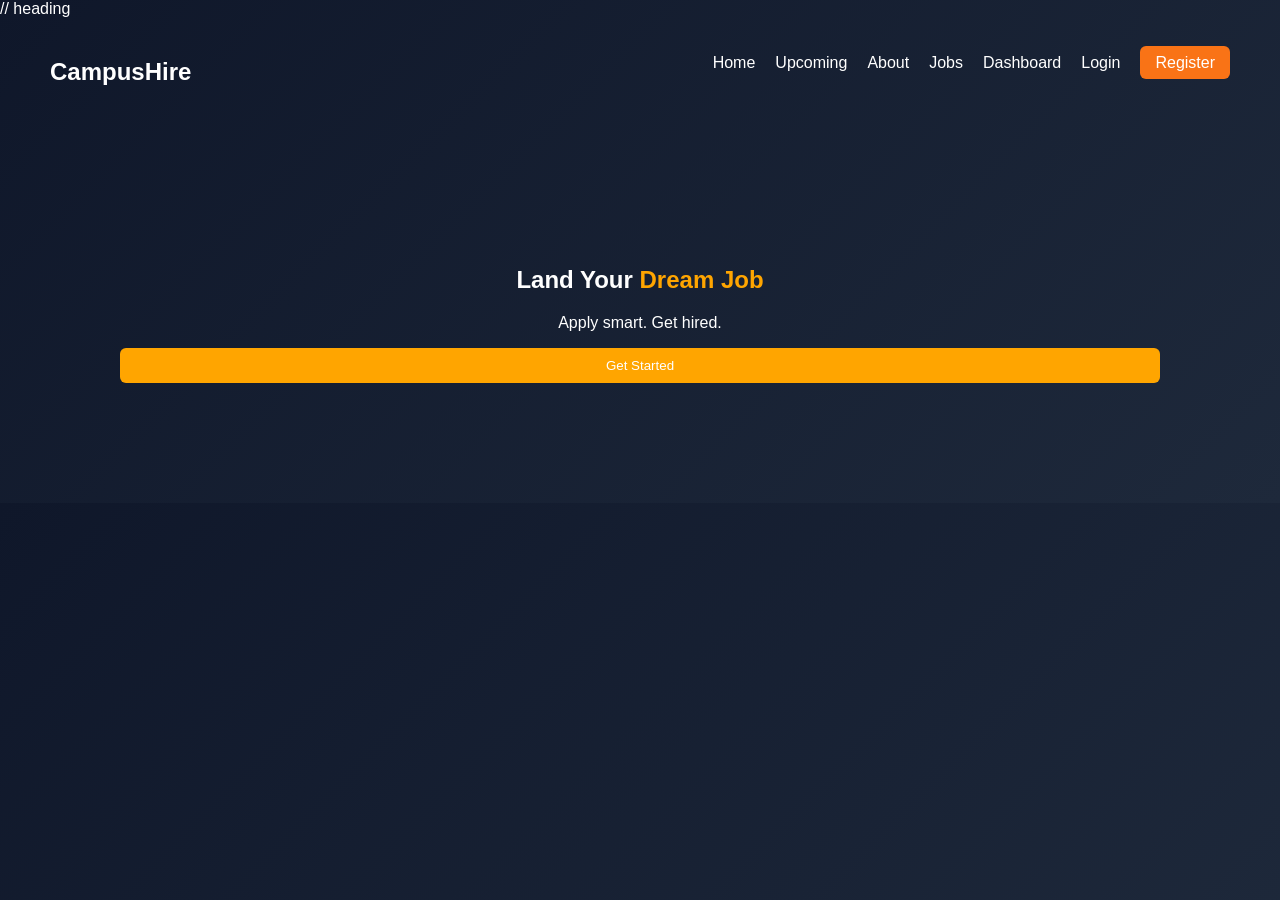
<file: index.html>
<!doctype html>
<html>
  <head>
    <title>CampusHire</title>
    <link rel="stylesheet" href="css/style.css" />
  </head>
// heading
  <body>
    <nav class="navbar">
      <h2>CampusHire</h2>
      <ul>
        <li><a href="index.html">Home</a></li>
        <li><a href="upcoming.html">Upcoming</a></li>
        <li><a href="about.html">About</a></li>
        <li><a href="jobs.php">Jobs</a></li>
        <li><a href="dashboard.php">Dashboard</a></li>
        <li><a href="login.html">Login</a></li>
        <li><a class="btn" href="register.html">Register</a></li>
      </ul>
    </nav>

    <section class="hero">
      <h1>Land Your <span>Dream Job</span></h1>
      <p>Apply smart. Get hired.</p>
      <button onclick="window.location.href = 'jobs.php'">Get Started</button>
    </section>
  </body>
</html>
</file>
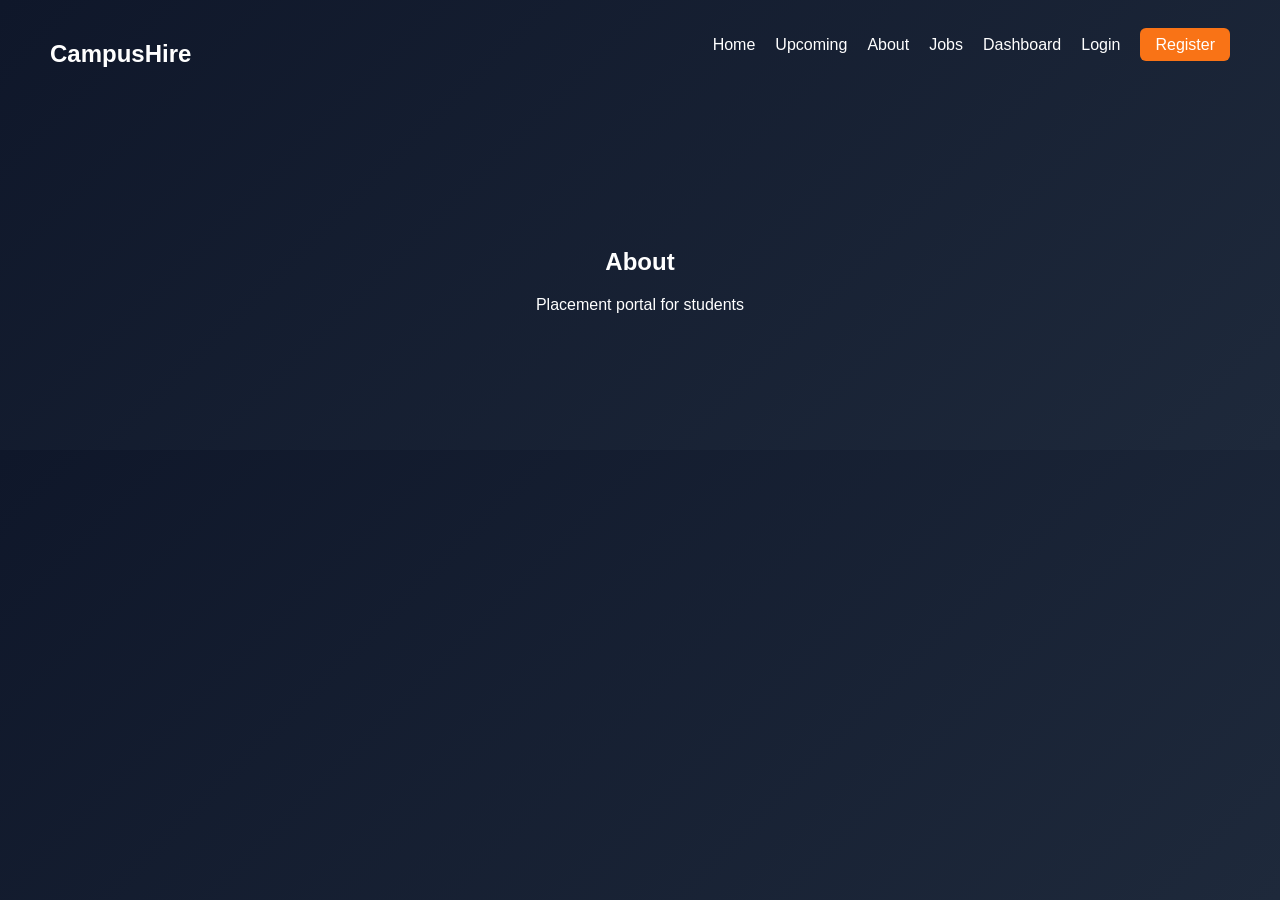
<file: about.html>
<!doctype html>
<html>
  <head>
    <link rel="stylesheet" href="css/style.css" />
  </head>

  <body>
    <nav class="navbar">
      <h2>CampusHire</h2>
      <ul>
        <li><a href="index.html">Home</a></li>
        <li><a href="upcoming.html">Upcoming</a></li>
        <li><a href="about.html">About</a></li>
        <li><a href="jobs.php">Jobs</a></li>
        <li><a href="dashboard.php">Dashboard</a></li>
        <li><a href="login.html">Login</a></li>
        <li><a class="btn" href="register.html">Register</a></li>
      </ul>
    </nav>

    <section class="hero">
      <h1>About</h1>
      <p>Placement portal for students</p>
    </section>
  </body>
</html>
</file>
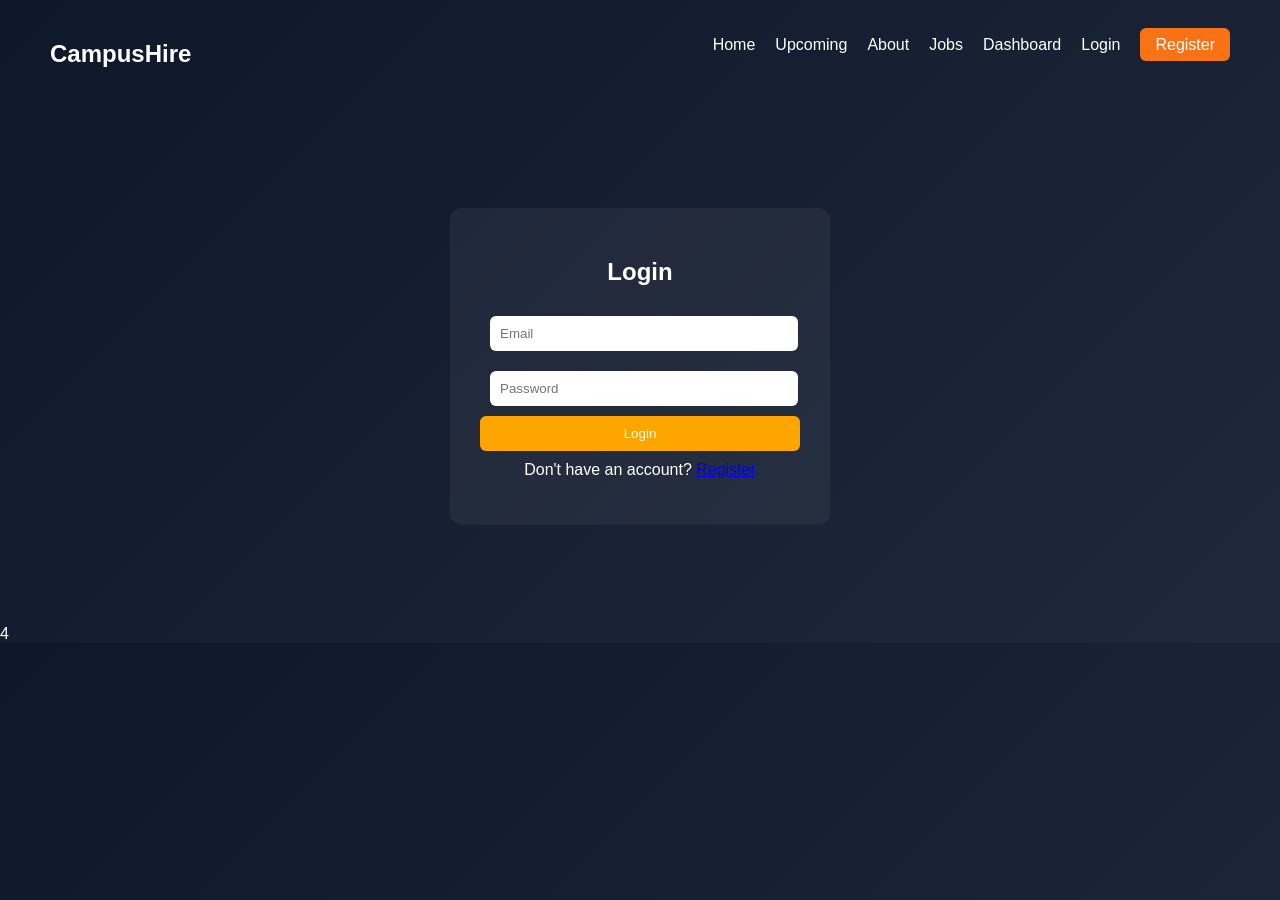
<file: login.html>
<!doctype html>
<html>
  <head>
    <title>Login - CampusHire</title>
    <link rel="stylesheet" href="css/style.css" />
  </head>
  <body>
    <nav class="navbar">
      <h2>CampusHire</h2>
      <ul>
        <li><a href="index.html">Home</a></li>
        <li><a href="upcoming.html">Upcoming</a></li>
        <li><a href="about.html">About</a></li>
        <li><a href="jobs.php">Jobs</a></li>
        <li><a href="dashboard.php">Dashboard</a></li>
        <li><a href="login.html">Login</a></li>
        <li><a class="btn" href="register.html">Register</a></li>
      </ul>
    </nav>

    <div class="form-container">
      <h2>Login</h2>
      <form action="login.php" method="POST">
        <input name="email" type="email" placeholder="Email" required />
        <input
          name="password"
          type="password"
          placeholder="Password"
          required
        />
        <button type="submit">Login</button>
      </form>
      <p style="text-align: center; margin-top: 10px">
        Don't have an account? <a href="register.html">Register</a>
      </p>
    </div>
  </body>
</html>
4
</file>
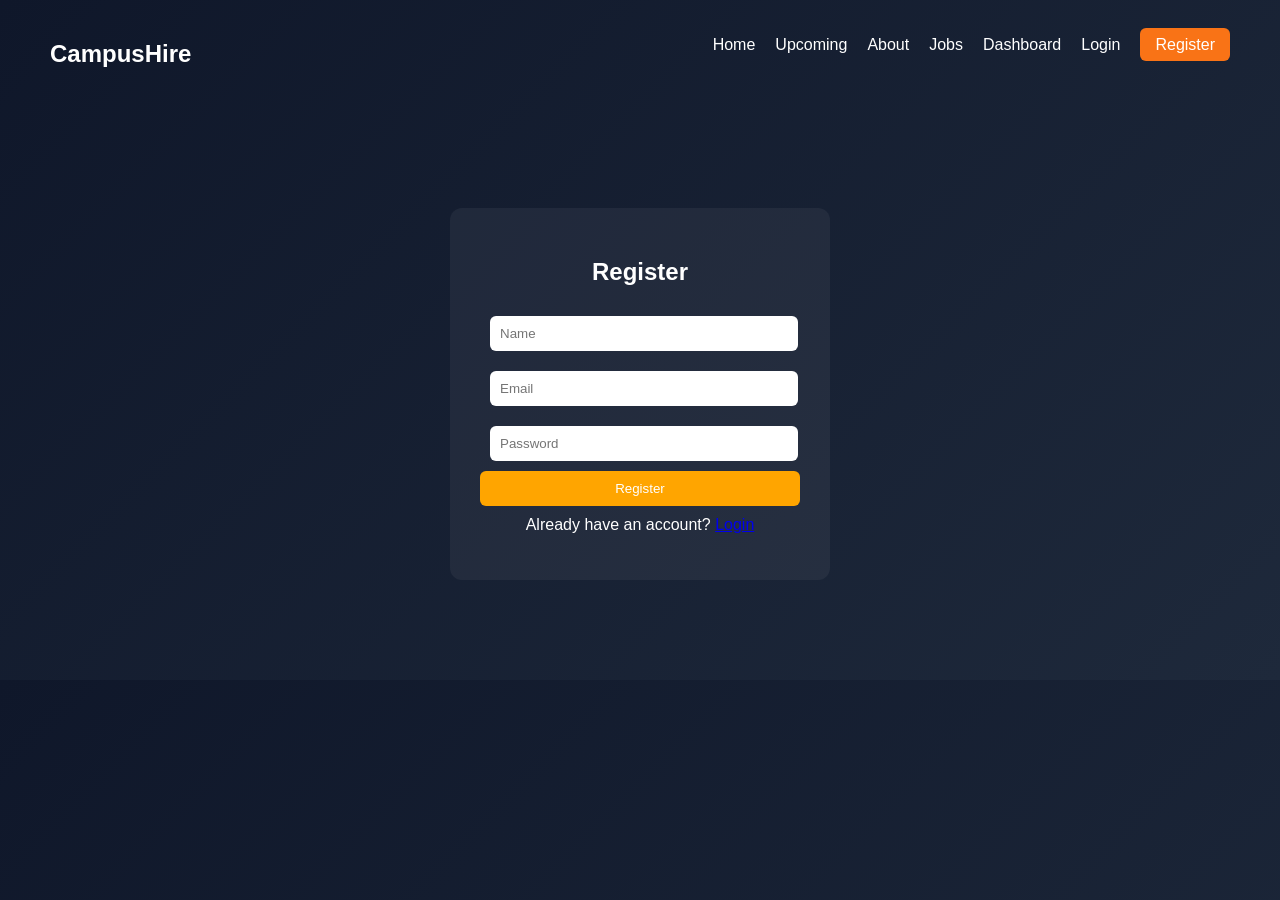
<file: register.html>
<!doctype html>
<html>
  <head>
    <title>Register - CampusHire</title>
    <link rel="stylesheet" href="css/style.css" />
  </head>
  <body>
    <nav class="navbar">
      <h2>CampusHire</h2>
      <ul>
        <li><a href="index.html">Home</a></li>
        <li><a href="upcoming.html">Upcoming</a></li>
        <li><a href="about.html">About</a></li>
        <li><a href="jobs.php">Jobs</a></li>
        <li><a href="dashboard.php">Dashboard</a></li>
        <li><a href="login.html">Login</a></li>
        <li><a class="btn" href="register.html">Register</a></li>
      </ul>
    </nav>

    <div class="form-container">
      <h2>Register</h2>
      <form action="register.php" method="POST">
        <input name="name" placeholder="Name" required />
        <input name="email" type="email" placeholder="Email" required />
        <input
          name="password"
          type="password"
          placeholder="Password"
          required
        />
        <button type="submit">Register</button>
      </form>
      <p style="text-align: center; margin-top: 10px">
        Already have an account? <a href="login.html">Login</a>
      </p>
    </div>
  </body>
</html>
</file>
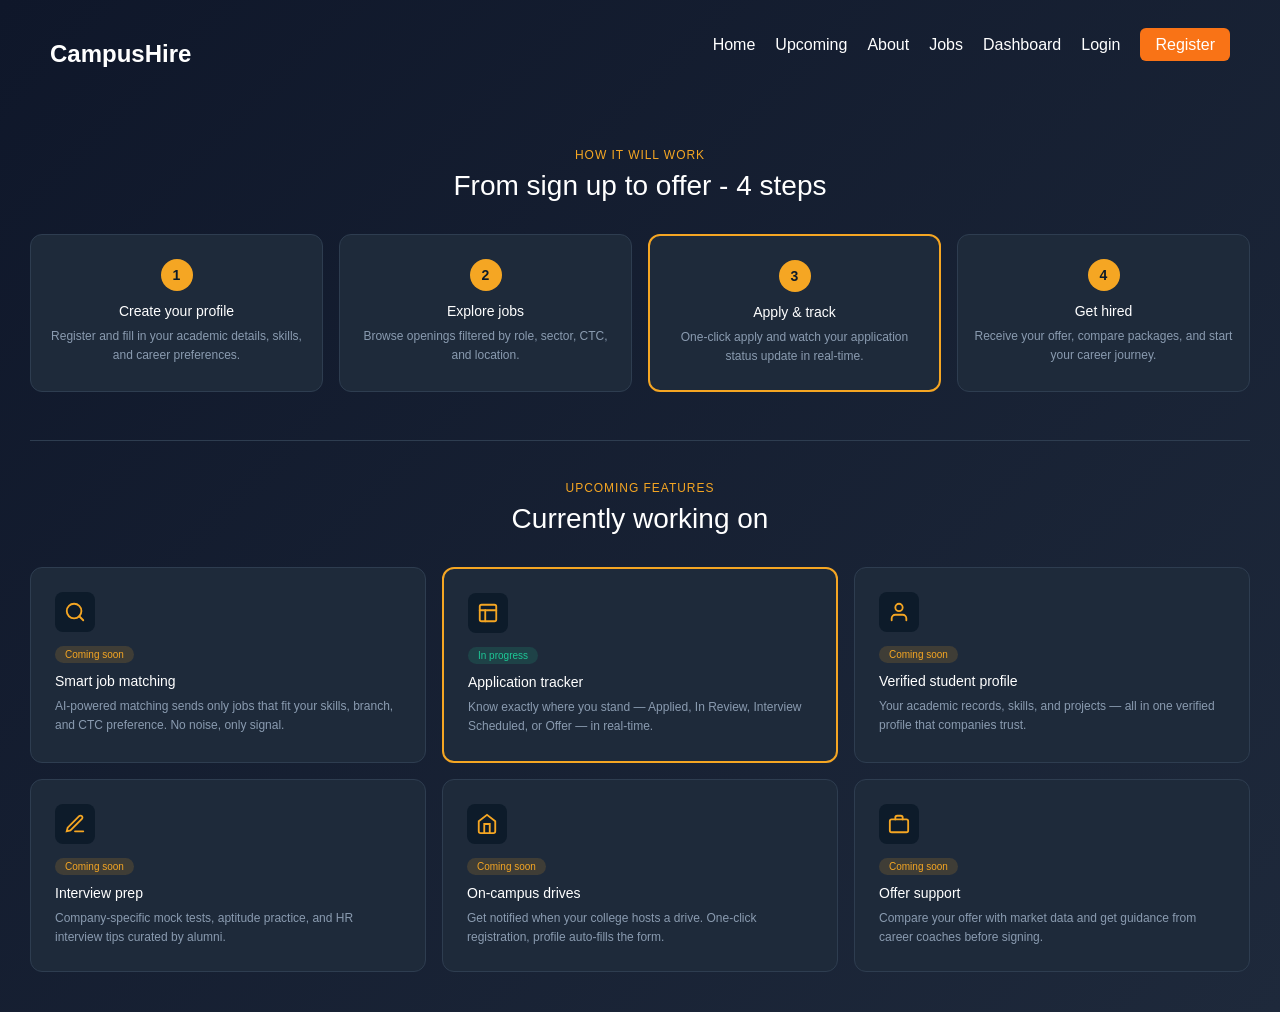
<file: upcoming.html>
<!doctype html>
<html>
  <head>
    <title>Upcoming Features - CampusHire</title>
    <link rel="stylesheet" href="css/style.css" />
    <style>
      .step-card,
      .feat-card {
        transition:
          transform 0.2s ease,
          border-color 0.2s ease,
          box-shadow 0.2s ease;
        cursor: pointer;
      }

      .step-card:hover {
        transform: translateY(-6px);
        border-color: #f5a623;
        box-shadow: 0 8px 24px rgba(245, 166, 35, 0.15);
      }

      .feat-card:hover {
        transform: translateY(-6px);
        border-color: #f5a623;
        box-shadow: 0 8px 24px rgba(245, 166, 35, 0.15);
      }
      .section-label {
        font-size: 12px;
        font-weight: 500;
        letter-spacing: 0.08em;
        color: #f5a623;
        text-transform: uppercase;
        text-align: center;
        margin: 0 0 8px;
      }
      .section-title {
        font-size: 28px;
        font-weight: 500;
        text-align: center;
        color: white;
        margin: 0 0 2rem;
      }
      .steps-grid {
        display: grid;
        grid-template-columns: repeat(4, 1fr);
        gap: 16px;
        margin-bottom: 3rem;
        padding: 0 30px;
      }
      .step-card {
        background: #1e2a3a;
        border: 1px solid #2e3d50;
        border-radius: 12px;
        padding: 1.5rem 1rem;
        text-align: center;
      }
      .step-card.active {
        border: 2px solid #f5a623;
      }
      .step-num {
        width: 32px;
        height: 32px;
        border-radius: 50%;
        background: #f5a623;
        color: #0d1b2a;
        font-size: 14px;
        font-weight: 600;
        display: flex;
        align-items: center;
        justify-content: center;
        margin: 0 auto 12px;
      }
      .step-card h3 {
        font-size: 14px;
        font-weight: 500;
        color: white;
        margin: 0 0 8px;
      }
      .step-card p {
        font-size: 12px;
        color: #8a9bb0;
        margin: 0;
        line-height: 1.6;
      }
      .features-grid {
        display: grid;
        grid-template-columns: repeat(3, 1fr);
        gap: 16px;
        padding: 0 30px;
      }
      .feat-card {
        background: #1e2a3a;
        border: 1px solid #2e3d50;
        border-radius: 12px;
        padding: 1.5rem;
      }
      .feat-card.active {
        border: 2px solid #f5a623;
      }
      .feat-icon {
        width: 40px;
        height: 40px;
        border-radius: 8px;
        background: #0d1b2a;
        display: flex;
        align-items: center;
        justify-content: center;
        margin-bottom: 12px;
        font-size: 20px;
      }
      .feat-card h3 {
        font-size: 14px;
        font-weight: 500;
        color: white;
        margin: 0 0 8px;
      }
      .feat-card p {
        font-size: 12px;
        color: #8a9bb0;
        margin: 0;
        line-height: 1.6;
      }
      .coming-badge {
        display: inline-block;
        font-size: 10px;
        font-weight: 500;
        background: rgba(245, 166, 35, 0.15);
        color: #f5a623;
        border-radius: 20px;
        padding: 3px 10px;
        margin-bottom: 10px;
      }
      .inprogress-badge {
        display: inline-block;
        font-size: 10px;
        font-weight: 500;
        background: rgba(29, 200, 150, 0.15);
        color: #1dc896;
        border-radius: 20px;
        padding: 3px 10px;
        margin-bottom: 10px;
      }
      .divider {
        border: none;
        border-top: 1px solid #2e3d50;
        margin: 2.5rem 30px;
      }
      .page-wrapper {
        padding: 40px 0;
      }
      @media (max-width: 768px) {
        .steps-grid {
          grid-template-columns: repeat(2, 1fr);
        }
        .features-grid {
          grid-template-columns: 1fr 1fr;
        }
      }
      @media (max-width: 480px) {
        .steps-grid {
          grid-template-columns: 1fr;
        }
        .features-grid {
          grid-template-columns: 1fr;
        }
      }
    </style>
  </head>
  <body>
    <nav class="navbar">
      <h2>CampusHire</h2>
      <ul>
        <li><a href="index.html">Home</a></li>
        <li><a href="upcoming.html">Upcoming</a></li>
        <li><a href="about.html">About</a></li>
        <li><a href="jobs.php">Jobs</a></li>
        <li><a href="dashboard.php">Dashboard</a></li>
        <li><a href="login.html">Login</a></li>
        <li><a class="btn" href="register.html">Register</a></li>
      </ul>
    </nav>

    <div class="page-wrapper">
      <p class="section-label">How it will work</p>
      <h2 class="section-title">From sign up to offer - 4 steps</h2>

      <div class="steps-grid">
        <div class="step-card">
          <div class="step-num">1</div>
          <h3>Create your profile</h3>
          <p>
            Register and fill in your academic details, skills, and career
            preferences.
          </p>
        </div>
        <div class="step-card">
          <div class="step-num">2</div>
          <h3>Explore jobs</h3>
          <p>Browse openings filtered by role, sector, CTC, and location.</p>
        </div>
        <div class="step-card active">
          <div class="step-num">3</div>
          <h3>Apply & track</h3>
          <p>
            One-click apply and watch your application status update in
            real-time.
          </p>
        </div>
        <div class="step-card">
          <div class="step-num">4</div>
          <h3>Get hired</h3>
          <p>
            Receive your offer, compare packages, and start your career journey.
          </p>
        </div>
      </div>

      <hr class="divider" />

      <p class="section-label">Upcoming features</p>
      <h2 class="section-title">Currently working on</h2>

      <div class="features-grid">
        <div class="feat-card">
          <div class="feat-icon">
            <svg
              width="22"
              height="22"
              viewBox="0 0 24 24"
              fill="none"
              stroke="#f5a623"
              stroke-width="2"
              stroke-linecap="round"
            >
              <circle cx="11" cy="11" r="8" />
              <line x1="21" y1="21" x2="16.65" y2="16.65" />
            </svg>
          </div>
          <span class="coming-badge">Coming soon</span>
          <h3>Smart job matching</h3>
          <p>
            AI-powered matching sends only jobs that fit your skills, branch,
            and CTC preference. No noise, only signal.
          </p>
        </div>
        <div class="feat-card active">
          <div class="feat-icon">
            <svg
              width="22"
              height="22"
              viewBox="0 0 24 24"
              fill="none"
              stroke="#f5a623"
              stroke-width="2"
              stroke-linecap="round"
            >
              <rect x="3" y="3" width="18" height="18" rx="2" />
              <line x1="3" y1="9" x2="21" y2="9" />
              <line x1="9" y1="21" x2="9" y2="9" />
            </svg>
          </div>
          <span class="inprogress-badge">In progress</span>
          <h3>Application tracker</h3>
          <p>
            Know exactly where you stand — Applied, In Review, Interview
            Scheduled, or Offer — in real-time.
          </p>
        </div>
        <div class="feat-card">
          <div class="feat-icon">
            <svg
              width="22"
              height="22"
              viewBox="0 0 24 24"
              fill="none"
              stroke="#f5a623"
              stroke-width="2"
              stroke-linecap="round"
            >
              <path d="M20 21v-2a4 4 0 0 0-4-4H8a4 4 0 0 0-4 4v2" />
              <circle cx="12" cy="7" r="4" />
            </svg>
          </div>
          <span class="coming-badge">Coming soon</span>
          <h3>Verified student profile</h3>
          <p>
            Your academic records, skills, and projects — all in one verified
            profile that companies trust.
          </p>
        </div>
        <div class="feat-card">
          <div class="feat-icon">
            <svg
              width="22"
              height="22"
              viewBox="0 0 24 24"
              fill="none"
              stroke="#f5a623"
              stroke-width="2"
              stroke-linecap="round"
            >
              <path d="M12 20h9" />
              <path
                d="M16.5 3.5a2.121 2.121 0 0 1 3 3L7 19l-4 1 1-4L16.5 3.5z"
              />
            </svg>
          </div>
          <span class="coming-badge">Coming soon</span>
          <h3>Interview prep</h3>
          <p>
            Company-specific mock tests, aptitude practice, and HR interview
            tips curated by alumni.
          </p>
        </div>
        <div class="feat-card">
          <div class="feat-icon">
            <svg
              width="22"
              height="22"
              viewBox="0 0 24 24"
              fill="none"
              stroke="#f5a623"
              stroke-width="2"
              stroke-linecap="round"
            >
              <path d="M3 9l9-7 9 7v11a2 2 0 0 1-2 2H5a2 2 0 0 1-2-2z" />
              <polyline points="9 22 9 12 15 12 15 22" />
            </svg>
          </div>
          <span class="coming-badge">Coming soon</span>
          <h3>On-campus drives</h3>
          <p>
            Get notified when your college hosts a drive. One-click
            registration, profile auto-fills the form.
          </p>
        </div>
        <div class="feat-card">
          <div class="feat-icon">
            <svg
              width="22"
              height="22"
              viewBox="0 0 24 24"
              fill="none"
              stroke="#f5a623"
              stroke-width="2"
              stroke-linecap="round"
            >
              <rect x="2" y="7" width="20" height="14" rx="2" />
              <path d="M16 7V5a2 2 0 0 0-2-2h-4a2 2 0 0 0-2 2v2" />
            </svg>
          </div>
          <span class="coming-badge">Coming soon</span>
          <h3>Offer support</h3>
          <p>
            Compare your offer with market data and get guidance from career
            coaches before signing.
          </p>
        </div>
      </div>
    </div>
  </body>
</html>
</file>
<file: css/style.css>
body {
    margin: 0;
    font-family: 'Poppins', sans-serif;
    background: linear-gradient(135deg, #0f172a, #1e293b);
    color: white;
}

/* NAVBAR */
.navbar {
    display: flex;
    justify-content: space-between;
    padding: 20px 50px;
}

.navbar ul {
    display: flex;
    gap: 20px;
    list-style: none;
}

.navbar a {
    color: white;
    text-decoration: none;
}

.btn {
    background: #f97316;
    padding: 8px 15px;
    border-radius: 6px;
}

/* HERO */
.hero {
    text-align: center;
    padding: 120px;
}

.hero span {
    color: orange;
}

/* FORM */
.form-container {
    width: 320px;
    margin: 100px auto;
    padding: 30px;
    background: rgba(255,255,255,0.05);
    border-radius: 12px;
    text-align: center;
}

input {
    width: 90%;
    padding: 10px;
    margin: 10px;
    border-radius: 6px;
    border: none;
}

button {
    padding: 10px;
    width: 100%;
    background: orange;
    border: none;
    color: white;
    border-radius: 6px;
    cursor: pointer;
}

/* JOB CARDS */
.card {
    background: rgba(255,255,255,0.05);
    padding: 20px;
    margin: 15px;
    border-radius: 10px;
}
</file>
